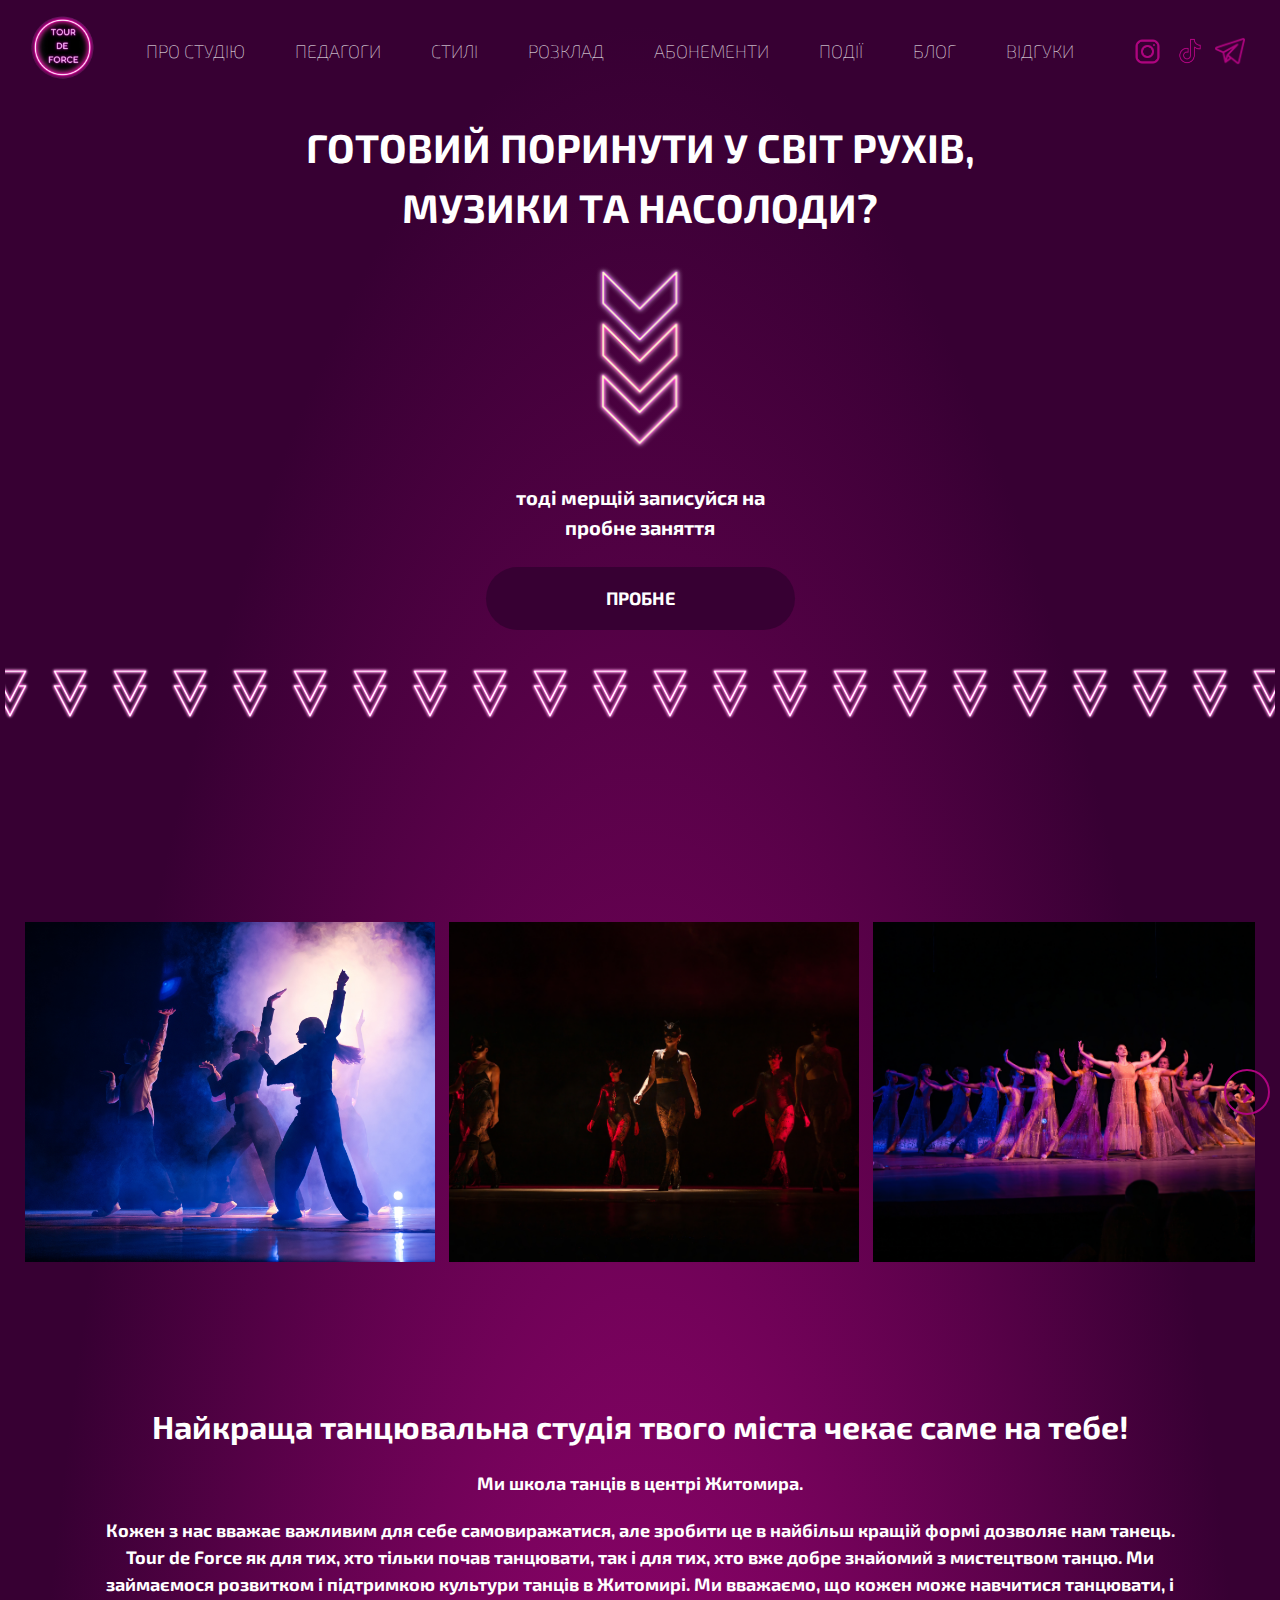
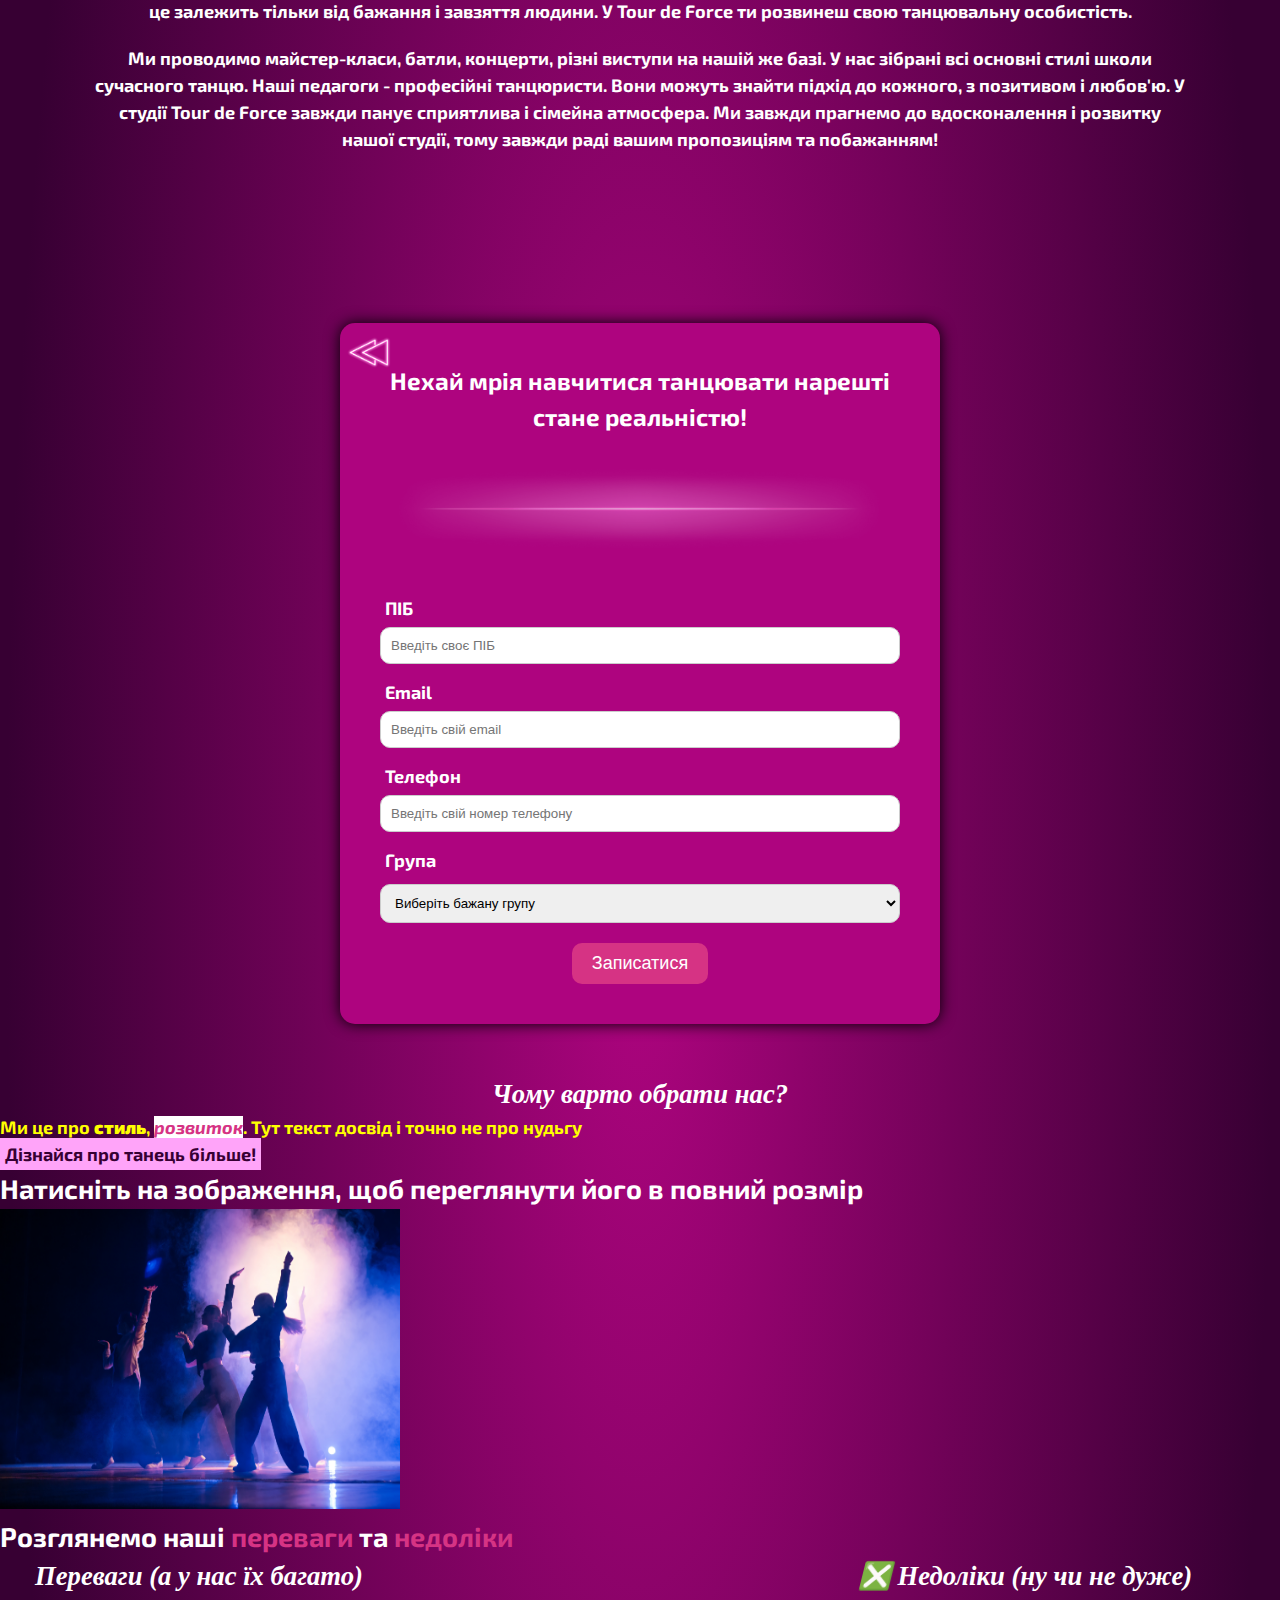
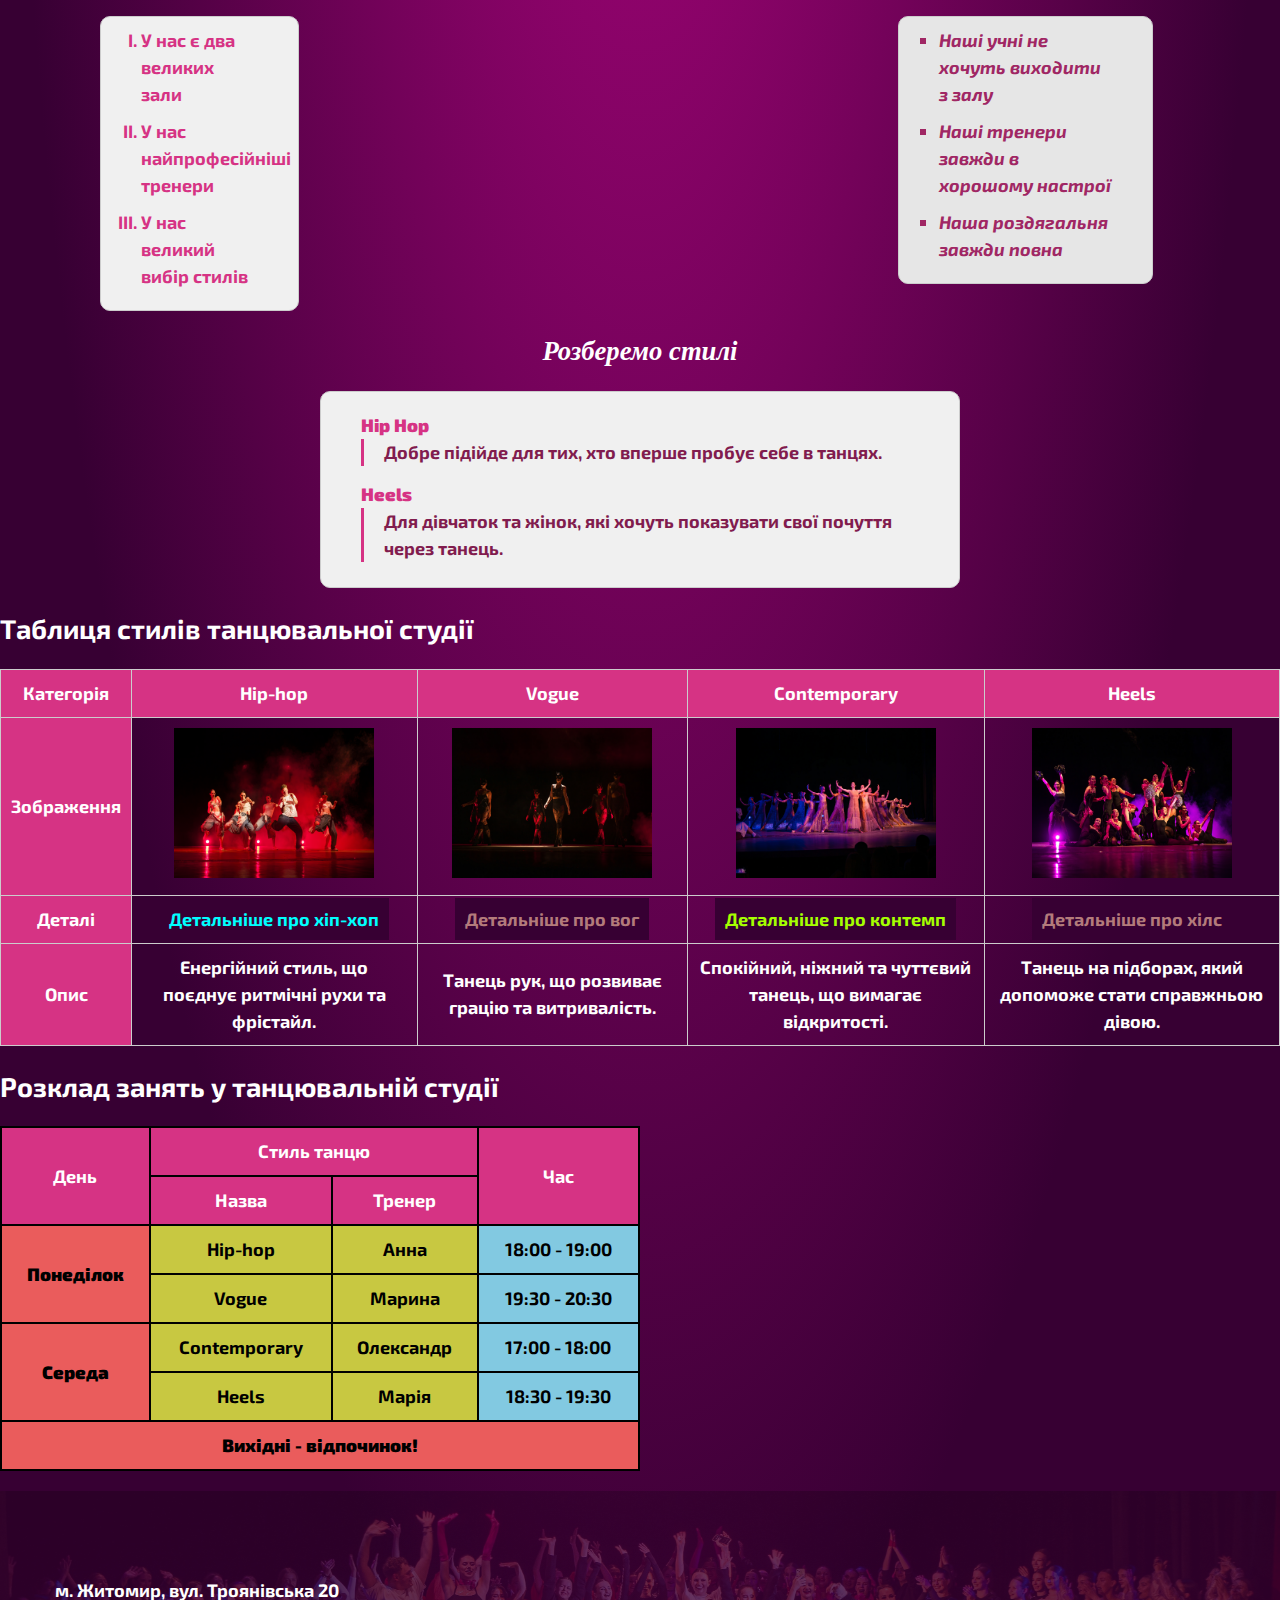
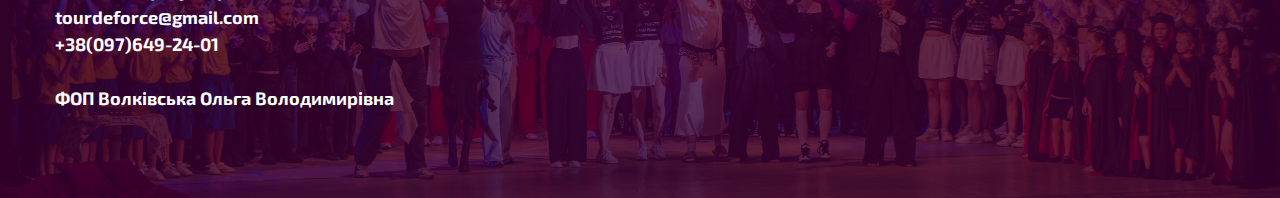
<file: HTML/index.html>
<!DOCTYPE html>
<html lang="en">
<head>
    <meta charset="UTF-8">
    <meta name="viewport" content="width=device-width, initial-scale=1.0">
    <meta name = "author" content = "Ковалюк Валерія Юріївна">
    <title>Tour De Force dance</title>
    <link rel="icon" type="image/x-icon" href="../image/лого.png">

    <link rel="preconnect" href="https://fonts.googleapis.com">
    <link rel="preconnect" href="https://fonts.gstatic.com" crossorigin>
    <link href="https://fonts.googleapis.com/css2?family=Exo+2:ital,wght@0,100..900;1,100..900&display=swap" rel="stylesheet">
    
    <link rel="stylesheet" href="https://cdnjs.cloudflare.com/ajax/libs/font-awesome/6.2.0/css/all.min.css">

    <link rel="stylesheet" href="../CSS/style_base.css">
    <link rel="stylesheet" href="../CSS/index.css">

    <style>
        a.about {
            color: rgb(179, 123, 123);
            text-decoration: none;
        }
        a.about:hover {
            color: red;
        }
    </style>
</head>
<body>

    <header class="header">
        <div class="container">
            
            <nav class="header-nav">
                <a class="logo" href="index.html">
                    <img class="logo" src="../image/лого.png" alt="logo">
                </a>
                
                <ul class="menu">
                    <li class="menu-item">
                        <a class="menu-link" href="about.html">ПРО СТУДІЮ</a>
                    </li>
                    <li class="menu-item">
                        <a class="menu-link" href="teachers.html">ПЕДАГОГИ</a>
                    </li>
                    <li class="menu-item">
                        <a class="menu-link" href="styles.html">СТИЛІ</a>
                    </li>
                    <li class="menu-item">
                        <a class="menu-link" href="schedule.html">РОЗКЛАД</a>
                    </li>
                    <li class="menu-item">
                        <a class="menu-link" href="abonements.html">АБОНЕМЕНТИ</a>
                    </li>
                    <li class="menu-item">
                        <a class="menu-link" href="events.html">ПОДІЇ</a>
                    </li>
                    <li class="menu-item">
                        <a class="menu-link" href="blog.html">БЛОГ</a>
                    </li>
                    <li class="menu-item">
                        <a class="menu-link" href="review.html">ВІДГУКИ</a>
                    </li>
                </ul>
                <div class="header-media">
                    <a class="instagram" href="https://www.instagram.com/tour_de_force_dance/">
                        <!-- <img src="image/color-pink.png" alt="instagram" style="width:45px;height:45px;"> -->
                    </a>
                    <a class="tiktok" href="https://www.tiktok.com/@tourdeforce">
                        <!-- <img src="./image/tiktok.png" alt="tiktok" style="width:40px;height:40px;"> -->
                    </a>
                    <a class="telegram" href="https://t.me/tour_de_force_dance">
                        <!-- <img src="./image/tg.png" alt="telegram" style="width:40px;height:40px;"> -->
                    </a>
                </div>
                <div class="toggle-btn">
                    <i class="fa-solid fa-bars"></i>
                </div>
            </nav>
            <div class="dropdown-menu">
                <li class="menu-item">
                    <a class="menu-link" href="about.html">ПРО СТУДІЮ</a>
                </li>
                <li class="menu-item">
                    <a class="menu-link" href="teachers.html">ПЕДАГОГИ</a>
                </li>
                <li class="menu-item">
                    <a class="menu-link" href="styles.html">СТИЛІ</a>
                </li>
                <li class="menu-item">
                    <a class="menu-link" href="schedule.html">РОЗКЛАД</a>
                </li>
                <li class="menu-item">
                    <a class="menu-link" href="abonements.html">АБОНЕМЕНТИ</a>
                </li>
                <li class="menu-item">
                    <a class="menu-link" href="events.html">ПОДІЇ</a>
                </li>
                <li class="menu-item">
                    <a class="menu-link" href="blog.html">БЛОГ</a>
                </li>
                <li class="menu-item">
                    <a class="menu-link" href="review.html">ВІДГУКИ</a>
                </li>
            </div>
        </div>      
    </header>

    <main>
        <section class="newbies">
            <div class="container">
                <div class="trial-lesson">
                    <h1 class="ready">ГОТОВИЙ ПОРИНУТИ У СВІТ РУХІВ, МУЗИКИ ТА НАСОЛОДИ?</h1>
                    <img class="big-arrow" src="../image/big_arrow.PNG" alt="arrow">
                    <h3 class="regi">тоді мерщій записуйся на пробне заняття </h3>
                    <!-- <a class="button-regi" href="regi-form.html">ПРОБНЕ</a> --> <!--змінено-->
                    <a class="button-regi" href="#form">ПРОБНЕ</a> <!--змінено-->
                </div>
                <div class="small-arrows">
                    <img class="small-arrow" src="../image/small_arrow.PNG" alt="arrow">
                    <img class="small-arrow" src="../image/small_arrow.PNG" alt="arrow">
                    <img class="small-arrow" src="../image/small_arrow.PNG" alt="arrow">
                    <img class="small-arrow" src="../image/small_arrow.PNG" alt="arrow">
                    <img class="small-arrow" src="../image/small_arrow.PNG" alt="arrow">
                    <img class="small-arrow" src="../image/small_arrow.PNG" alt="arrow">
                    <img class="small-arrow" src="../image/small_arrow.PNG" alt="arrow">
                    <img class="small-arrow" src="../image/small_arrow.PNG" alt="arrow">
                    <img class="small-arrow" src="../image/small_arrow.PNG" alt="arrow">
                    <img class="small-arrow" src="../image/small_arrow.PNG" alt="arrow">
                    <img class="small-arrow" src="../image/small_arrow.PNG" alt="arrow">
                    <img class="small-arrow" src="../image/small_arrow.PNG" alt="arrow">
                    <img class="small-arrow" src="../image/small_arrow.PNG" alt="arrow">
                    <img class="small-arrow" src="../image/small_arrow.PNG" alt="arrow">
                    <img class="small-arrow" src="../image/small_arrow.PNG" alt="arrow">
                    <img class="small-arrow" src="../image/small_arrow.PNG" alt="arrow">
                    <img class="small-arrow" src="../image/small_arrow.PNG" alt="arrow">
                    <img class="small-arrow" src="../image/small_arrow.PNG" alt="arrow">
                    <img class="small-arrow" src="../image/small_arrow.PNG" alt="arrow">
                    <img class="small-arrow" src="../image/small_arrow.PNG" alt="arrow">
                    <img class="small-arrow" src="../image/small_arrow.PNG" alt="arrow">
                    <img class="small-arrow" src="../image/small_arrow.PNG" alt="arrow">
                    <img class="small-arrow" src="../image/small_arrow.PNG" alt="arrow">
                    <img class="small-arrow" src="../image/small_arrow.PNG" alt="arrow">
                </div>               
            </div>
        </section>
        <section class="wrapper">
            <i id="left" class="fa-solid fa-angle-left"></i>
            <div class="carousel">
                <img src="../image/кпоп2.jpeg" alt="picture 1">
                <img src="../image/вог1.jpeg" alt="picture 2">
                <img src="../image/контемп4.jpeg" alt="picture 3">
                <img src="../image/хілс1.jpeg" alt="picture 4">
                <img src="../image/творчі2.jpeg" alt="picture 5">
                <img src="../image/комерс2.jpeg" alt="picture 6">
            </div>
            <i id="right" class="fa-solid fa-angle-right"></i>
        </section>
        <section class="invite">
            <div class="container">
                <h3 class="letsgo">Найкраща танцювальна студія твого міста чекає саме на тебе! </h3>
                <div class="describtion">
                    <p>Ми школа танців в центрі Житомира.</p>
                    <p>Кожен з нас вважає важливим для себе самовиражатися, але зробити це в найбільш кращій формі дозволяє нам танець. Tour de Force як для тих, хто тільки почав танцювати, так і для тих, хто вже добре знайомий з мистецтвом танцю. Ми займаємося розвитком і підтримкою культури танців в Житомирі. Ми вважаємо, що кожен може навчитися танцювати, і це залежить тільки від бажання і завзяття людини. У Tour de Force ти розвинеш свою танцювальну особистість. </p>
                    <p>Ми проводимо майстер-класи, батли, концерти, різні виступи на нашій же базі. У нас зібрані всі основні стилі школи сучасного танцю. Наші педагоги - професійні танцюристи. Вони можуть знайти підхід до кожного, з позитивом і любов'ю. У студії Tour de Force завжди панує сприятлива і сімейна атмосфера. Ми завжди прагнемо до вдосконалення і розвитку нашої студії, тому завжди раді вашим пропозиціям та побажанням!</p>
                </div>
             </div>
        </section>
        <div class="container" id="form"> <!--змінено-->
            <form action="" method="post">
                <img id="smlarr" src="../image/small_arrow.PNG" alt="arrow">
                <h2 class="title">Нехай мрія навчитися танцювати нарешті стане реальністю!</h2>
                <img id="undscr" src="../image/underline.PNG" alt="underline">
                <div class="content">
                    <div class="input-box">
                        <label for="name">ПІБ</label>
                        <input type="text" placeholder="Введіть своє ПІБ" name="name" required>
                    </div>
                    <div class="input-box">
                        <label for="email">Email</label>
                        <input type="text" placeholder="Введіть свій email" name="email" required>
                    </div>
                    <div class="input-box">
                        <label for="telephone">Телефон</label>
                        <input type="text" placeholder="Введіть свій номер телефону" name="telephone" required>
                    </div>
                    <div class="input-box">
                        <label for="group">Група</label>
                        <!-- <input type="text" placeholder="Виберіть бажану групу" name="group" required> -->
                        <div class="column">
                            <div class="select-box">
                                <select>
                                    <option hidden>Виберіть бажану групу</option>
                                    <option>High Heels</option>
                                    <option>Dancehall Female</option>
                                    <option>Hip Hop</option>
                                    <option>Jazz Funk</option>
                                    <option>Contemporary</option>
                                    <option>Comercial Choreography</option>
                                    <option>K-Pop</option>
                                    <option>Vogue</option>
                                    <option>Основи сучасного танцю</option>
                                    <option>Творчі</option>
                                    <option>Stretching</option>
                                    <option>Закриті</option>
                                </select>
                            </div>
                        </div>
                    </div>
                    <div class="button-container">
                        <button type="submit">Записатися</button>
                    </div>
                </div>
            </form>
        </div>

        <!-- delete -->
        <h1 class="why">Чому варто обрати нас?</h1>
    
        <p style="color: yellow !important;">Ми це про <b>стиль</b>, <i>розвиток</i>. Тут текст досвід і точно не про нудьгу </p>
    
        <a id="learndance" href="https://uk.wikipedia.org/wiki/Хіп-хоп_(танець)">Дізнайся про танець більше!</a>

        <h2>Натисніть на зображення, щоб переглянути його в повний розмір</h2>
    
        <a href="../image/кпоп2.jpeg" target="_blank">
            <img src="../image/кпоп2.jpeg" width="400" height="300" alt="Зменшене зображення">
        </a>
            <h2>Розглянемо наші <span>переваги</span> та <span>недоліки</span></h2>
        <div class="advantages-disadvantages">
            <div class="advantages">
                <h3 id="advant" class="title">Переваги</h3>
                <ol class="advantages-list">
                    <li>У нас є два великих зали</li>
                    <li>У нас найпрофесійніші тренери</li>
                    <li>У нас великий вибір стилів</li>
                </ol>
            </div>
            
            <div class="disadvantages">
                <h3 id="disadvant" class="title">Недоліки (ну чи не дуже)</h3>
                <ul class="disadvantages-list">
                    <li>Наші учні не хочуть виходити з залу</li>
                    <li>Наші тренери завжди в хорошому настрої</li>
                    <li>Наша роздягальня завжди повна</li>
                </ul>
            </div>
        </div>    
            <h3 class="title">Розберемо стилі</h3>
            <dl class="styles-list">
                <dt><b>Hip Hop</b></dt>
                <dd>Добре підійде для тих, хто вперше пробує себе в танцях.</dd>
                <dt><b>Heels</b></dt>
                <dd>Для дівчаток та жінок, які хочуть показувати свої почуття через танець.</dd>
            </dl>   

        <h2>Таблиця стилів танцювальної студії</h2>

        <table id="firsttable">
            <tr>
                <th>Категорія</th>
                <th>Hip-hop</th>
                <th>Vogue</th>
                <th>Contemporary</th>
                <th>Heels</th>
            </tr>
    
            <tr>
                <th>Зображення</th>
                <td><img src="../image/комерс2.jpeg" width="200" height="150" alt="хіп-хоп"></td>
                <td><img src="../image/вог1.jpeg" width="200" height="150" alt="вог"></td>
                <td><img src="../image/контемп4.jpeg" width="200" height="150" alt="контемп"></td>
                <td><img src="../image/хілс1.jpeg" width="200" height="150" alt="хілс"></td>
            </tr>
    
            <tr>
                <th>Деталі</th>
                <td><a class="about" id="hiphop" href="https://uk.wikipedia.org/wiki/Хіп-хоп_(танець)">Детальніше про хіп-хоп</a></td>
                <td><a class="about" id="vogue" href="https://uk.wikipedia.org/wiki/Vogue_(танець)">Детальніше про вог</a></td>
                <td><a class="about" id="contemp" href="https://one-life.lviv.ua/blog/stili/kontemp-chto-eto-takoe">Детальніше про контемп</a></td>
                <td><a class="about" id="heels" href="https://www.tiptopdance.kiev.ua/dance-styles/high-heels-vogue">Детальніше про хілс</a></td>
            </tr>
    
            <tr>
                <th>Опис</th>
                <td>Енергійний стиль, що поєднує ритмічні рухи та фрістайл.</td>
                <td>Танець рук, що розвиває грацію та витривалість.</td>
                <td>Спокійний, ніжний та чуттєвий танець, що вимагає відкритості.</td>
                <td>Танець на підборах, який допоможе стати справжньою дівою.</td>
            </tr>
        </table>

        <h2>Розклад занять у танцювальній студії</h2>

        <table id="secondtable" cellspacing="10" cellpadding="8">
            
            <colgroup>
                <col span="1" style="background-color:rgb(234, 92, 92)"> 
                <col span="2" style="background-color:rgb(200, 200, 65)"> 
                <col style="background-color:rgb(130, 201, 225)"> 
            </colgroup>
    
            <tr>
                <th rowspan="2">День</th>
                <th colspan="2">Стиль танцю</th>
                <th rowspan="2">Час</th>
            </tr>
            <tr>
                <th>Назва</th>
                <th>Тренер</th>
            </tr>
    
            <tr >
                <td rowspan="2"><b>Понеділок</b></td>
                <td>Hip-hop</td>
                <td>Анна</td>
                <td>18:00 - 19:00</td>
            </tr>
            <tr>
                <td>Vogue</td>
                <td>Марина</td>
                <td>19:30 - 20:30</td>
            </tr>
    
            <tr>
                <td rowspan="2"><b>Середа</b></td>
                <td>Contemporary</td>
                <td>Олександр</td>
                <td>17:00 - 18:00</td>
            </tr>
            <tr>
                <td>Heels</td>
                <td>Марія</td>
                <td>18:30 - 19:30</td>
            </tr>
    
            <tr>
                <td colspan="4"><b>Вихідні - відпочинок!</b></td>
            </tr>
    
        </table>
        <!-- delete -->
    </main>

    <footer>
        <section class="footer">
            <div class="container">
                <p class="info">м. Житомир, вул. Троянівська 20 <br> tourdeforce@gmail.com <br> +38(097)649-24-01 <br><br> ФОП Волківська Ольга Володимирівна</p>
            </div>
            <div class="map"><iframe src="https://www.google.com/maps/embed?pb=!1m18!1m12!1m3!1d2551.028340713801!2d28.639013076391418!3d50.25405497155536!2m3!1f0!2f0!3f0!3m2!1i1024!2i768!4f13.1!3m3!1m2!1s0x472c656935930851%3A0x15bd9f535495fdb!2z0KLQsNC90YbRliDQltC40YLQvtC80LjRgCwg0KLQsNC90YbRjtCy0LDQu9GM0L3QsCDQvNCw0LnRgdGC0LXRgNC90Y8gIlRvdXIgZGUgRm9yY2UiINCyINCW0LjRgtC-0LzQuNGA0ZY!5e0!3m2!1suk!2sua!4v1726518008517!5m2!1suk!2sua" width="400" height="300" style="border:0;" allowfullscreen="" loading="lazy" referrerpolicy="no-referrer-when-downgrade"></iframe></div>
        </section>
    </footer>
    
</body>
</html>
</file>
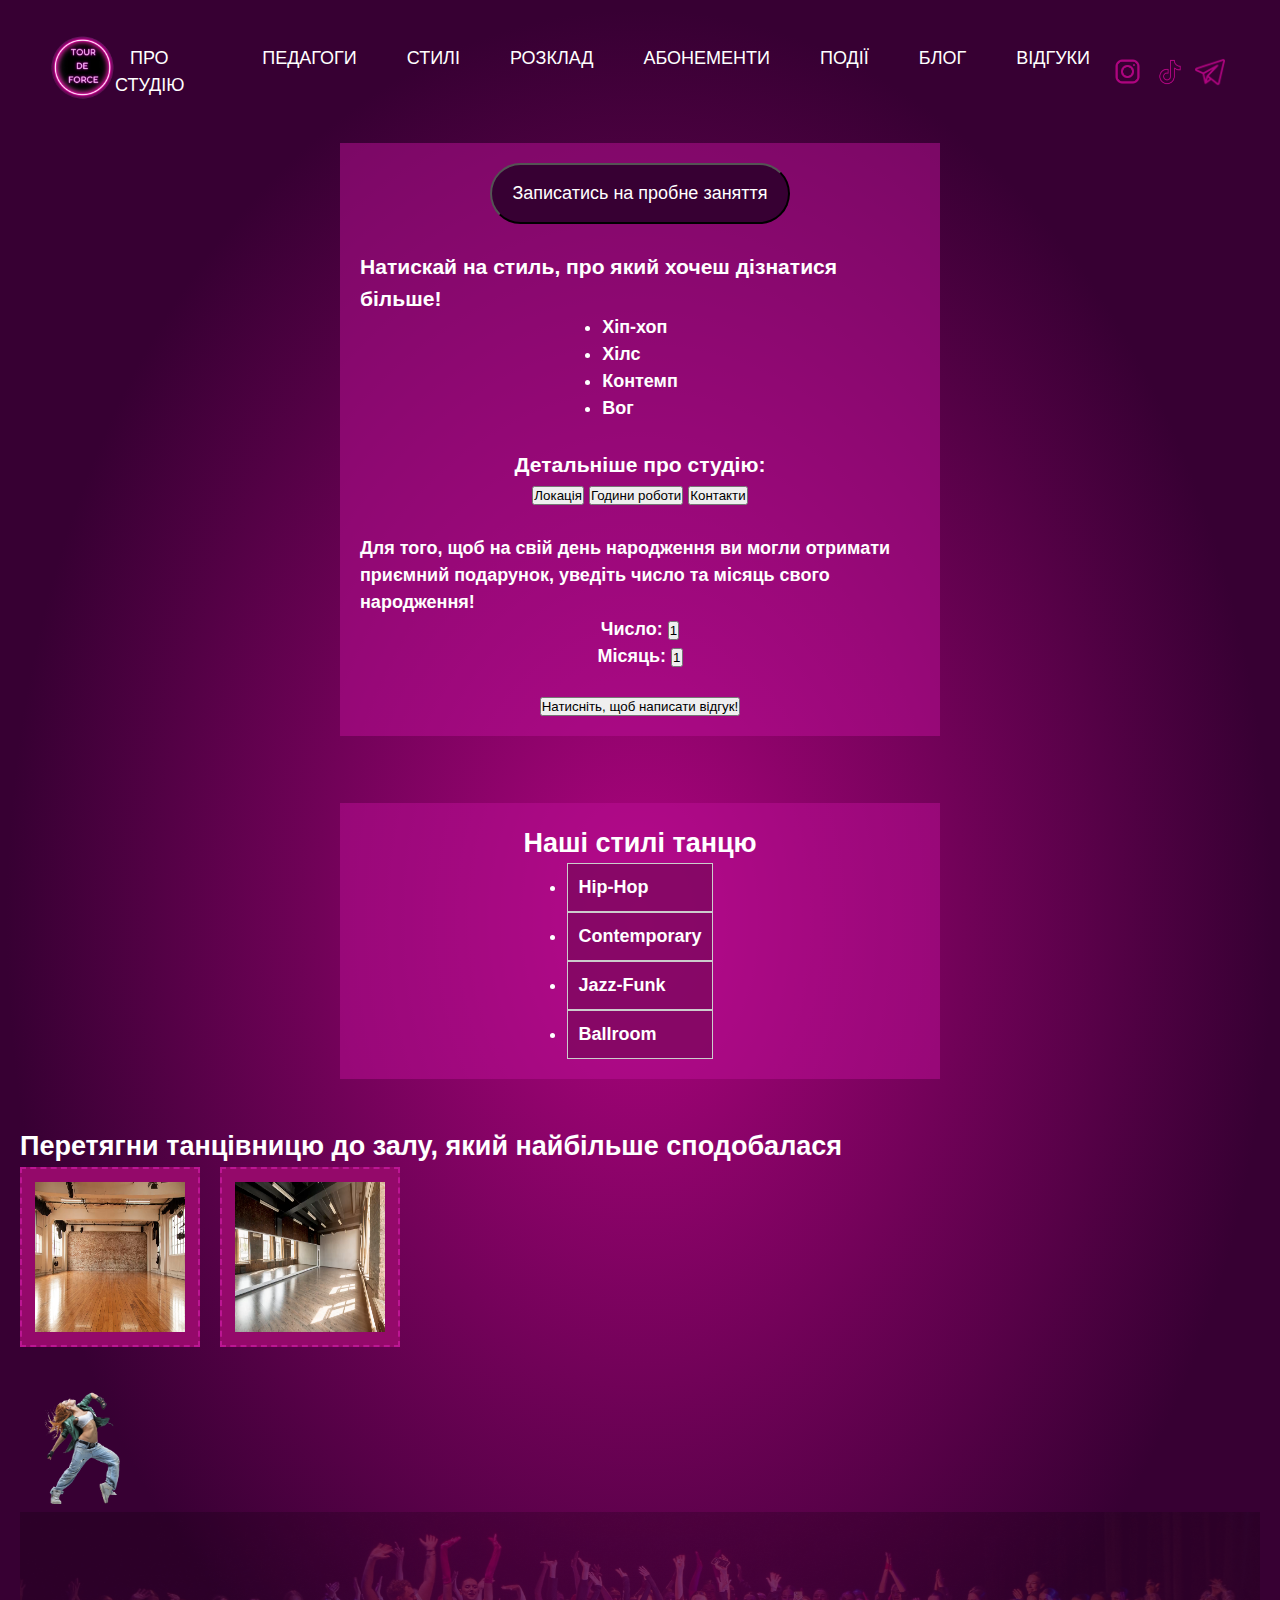
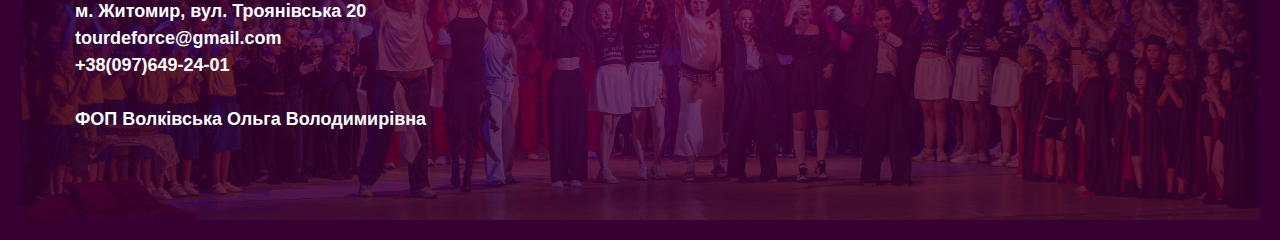
<file: HTML/about.html>
<!DOCTYPE html>
<html lang="en">
<head>
    <meta charset="UTF-8">
    <meta name="viewport" content="width=device-width, initial-scale=1.0">
    <title>Про студію</title>
    <link rel="icon" type="image/x-icon" href="image/лого.png">

    <link rel="preconnect" href="https://fonts.googleapis.com">
    <link rel="preconnect" href="https://fonts.gstatic.com" crossorigin>
    <link href="https://fonts.googleapis.com/css2?family=Exo+2:ital,wght@0,100..900;1,100..900&display=swap" rel="stylesheet">

    <link rel="stylesheet" href="../CSS/style_base.css">
    <link rel="stylesheet" href="../CSS/about.css">
</head>
<body>

    <header class="header">
        <div class="container">
            
            <nav class="header-nav">
                <a class="logo" href="index.html">
                    <img class="logo" src="../image/лого.png" alt="logo">
                </a>
                
                <ul class="menu" style="list-style-type:none;">
                    <li class="menu-item">
                        <a class="menu-link" href="about.html">ПРО СТУДІЮ</a>
                    </li>
                    <li class="menu-item">
                        <a class="menu-link" href="teachers.html">ПЕДАГОГИ</a>
                    </li>
                    <li class="menu-item">
                        <a class="menu-link" href="styles.html">СТИЛІ</a>
                    </li>
                    <li class="menu-item">
                        <a class="menu-link" href="schedule.html">РОЗКЛАД</a>
                    </li>
                    <li class="menu-item">
                        <a class="menu-link" href="abonements.html">АБОНЕМЕНТИ</a>
                    </li>
                    <li class="menu-item">
                        <a class="menu-link" href="events.html">ПОДІЇ</a>
                    </li>
                    <li class="menu-item">
                        <a class="menu-link" href="blog.html">БЛОГ</a>
                    </li>
                    <li class="menu-item">
                        <a class="menu-link" href="review.html">ВІДГУКИ</a>
                    </li>
                </ul>
                <div class="header-media">
                    <a class="instagram" href="https://www.instagram.com/tour_de_force_dance/">
                        <!-- <img src="image/color-pink.png" alt="instagram" style="width:45px;height:45px;"> -->                     
                    </a>
                    <a class="tiktok" href="https://www.tiktok.com/@tourdeforce">
                        <!-- <img src="./image/tiktok.png" alt="tiktok" style="width:40px;height:40px;"> -->
                    </a>
                    <a class="telegram" href="https://t.me/tour_de_force_dance">
                        <!-- <img src="./image/tg.png" alt="telegram" style="width:40px;height:40px;"> -->
                    </a>
                </div>
            </nav>
        </div>      
    </header>

    <main>
        <!-- <div id="content">
            <h1 id="title">Ласкаво просимо до танцювальної студії!</h1>
            <p class="text">Ми пропонуємо заняття з різних стилів танцю.</p>
            <p class="text">Наші тренери – професіонали у своїй справі.</p>
        </div>
        <div id="box">
            <p id="para">Приєднуйся <strong>танцювати</strong> і ти!</p>
        </div> -->

        <div class="lab7">
            <button id="danceBtn" onclick="handleClickAttr()">Записатись на пробне заняття</button>

            <br>

            <h3>Натискай на стиль, про який хочеш дізнатися більше!</h3>
            <ul id="styleList">
                <li>Хіп-хоп</li>
                <li>Хілс</li>
                <li>Контемп</li>
                <li>Вог</li>
            </ul>

            <br>

            <h3>Детальніше про студію:</h3>
            <div id="danceMenu">
                <button data-action="location">Локація</button>
                <button data-action="schedule">Години роботи</button>
                <button data-action="contacts">Контакти</button>
            </div>

            <br>

            <p>Для того, щоб на свій день народження ви могли отримати приємний подарунок, уведіть число та місяць свого народження!</p>
            <p>Число: <input type="button" value="1" data-counter></p>
            <p>Місяць: <input type="button" value="1" data-counter></p>

            <br>

            <button data-toggle-id="subscribe-form">Натисніть, щоб написати відгук!</button>
            <form id="subscribe-form" hidden>
                <label>Ваш відгук: <input type="text"></label>
            </form>
        </div>

        <br>

        <div class="lab8">
            <h2>Наші стилі танцю</h2>
            <ul id="danceStyles">
                <li class="style-item">Hip-Hop</li>
                <li class="style-item">Contemporary</li>
                <li class="style-item">Jazz-Funk</li>
                <li class="style-item">Ballroom</li>
            </ul>
        </div>
        
        <br>

        <h2>Перетягни танцівницю до залу, який найбільше сподобалася</h2>

        <div class="dance-halls">
            <div id="hall1" class="droppable"><img src="../image/hall1.jpeg" alt="Зала 1" width="150px" height="150px"></div>
            <div id="hall2" class="droppable"><img src="../image/hall2.jpeg" alt="Зала 2" width="150px" height="150px"></div>
        </div>

        <img src="../image/dancer.png" id="dancer" alt="Танцівник">

    </main>

    <footer>
        <section class="footer">
            <div class="container">
                <p class="info">м. Житомир, вул. Троянівська 20 <br> tourdeforce@gmail.com <br> +38(097)649-24-01 <br><br> ФОП Волківська Ольга Володимирівна</p>
            </div>
            <div class="map"><iframe src="https://www.google.com/maps/embed?pb=!1m18!1m12!1m3!1d2551.028340713801!2d28.639013076391418!3d50.25405497155536!2m3!1f0!2f0!3f0!3m2!1i1024!2i768!4f13.1!3m3!1m2!1s0x472c656935930851%3A0x15bd9f535495fdb!2z0KLQsNC90YbRliDQltC40YLQvtC80LjRgCwg0KLQsNC90YbRjtCy0LDQu9GM0L3QsCDQvNCw0LnRgdGC0LXRgNC90Y8gIlRvdXIgZGUgRm9yY2UiINCyINCW0LjRgtC-0LzQuNGA0ZY!5e0!3m2!1suk!2sua!4v1726518008517!5m2!1suk!2sua" width="400" height="300" style="border:0;" allowfullscreen="" loading="lazy" referrerpolicy="no-referrer-when-downgrade"></iframe></div>
        </section>
    </footer>

    <script src="../JS/script.js"></script>
    <script src="../JS/script2.js"></script>
    <script src="../JS/script3.js"></script>


</body>
</html>
</file>
<file: CSS/style_base.css>
* { 
    margin: 0;
    padding: 0;
    box-sizing: border-box;
}

body {
    font-family: 'Exo 2', sans-serif;
    font-weight: 700;
    font-size: 18px;
    color: white;
    background-color: black;
    line-height: 1.5;
    background-image: radial-gradient(rgb(174, 4, 127), rgb(55, 0, 51) 70%);
}

.container {
    max-width: 1500px;
    width: 100%;
    padding: 0 5px;
    margin: 0 auto;
}

.header {
    padding: 15px 0;
}

.header-nav {
    display: flex;
    justify-content: space-between;
    align-items: center;
    margin: 0 25px;
}

.logo {
    width: 65px;
}

.menu {
    display: flex;
    gap: 20px;
}

.menu-item {
    list-style-type: none;
}

.menu-link {
    color: white;
    font-weight: 100;
    text-decoration: none;
    position: relative;
    transition: background-color 0.3s, border 0.3s;
    padding: 10px 15px;
}
.menu-link:hover {
    background-color: rgba(174, 4, 127, 0.5);
    border-radius: 4px;
}
.menu-link:active {
    border: 2px solid black;
    background-color: transparent;
}
.toggle-btn {
    color: white;
    font-size: 1.5rem;
    cursor: pointer;
    display: none;
}

.header-media {
    display: flex;
    justify-content: space-between;
    align-items: center;
}
.header-media a {
    cursor: pointer;
}

.instagram {
    padding: 0 5px;
    width:45px;
    display:inline-block;
    -webkit-mask:url(../image/instagram.png) center/contain no-repeat;
            mask:url(../image/instagram.png) center/contain no-repeat;
    
    background:url(../image/color-pink.png) center/contain no-repeat;
    /* background-blend-mode:darken; */
}
.instagram:before {
    content:"";
    display:block;
    padding-top:100%;
}

.tiktok {
    padding: 0 5px;
    width:40px;
    display:inline-block;
    -webkit-mask:url(../image/tiktok.png) center/contain no-repeat;
            mask:url(../image/tiktok.png) center/contain no-repeat;
    
    background:url(../image/color-pink.png) center/contain no-repeat;
    /* background-blend-mode:darken; */
}
.tiktok:before {
    content:"";
    display:block;
    padding-top:100%;
}

.telegram {
    padding: 0 5px;
    width:40px;
    display:inline-block;
    -webkit-mask:url(../image/tg.png) center/contain no-repeat;
            mask:url(../image/tg.png) center/contain no-repeat;
    
    background:url(../image/color-pink.png) center/contain no-repeat;
    /* background-blend-mode:darken; */
}
.telegram:before {
    content:"";
    display:block;
    padding-top:100%;
}





.footer {
    padding: 20px 0; 
    display: flex;
    justify-content: space-between;
    align-items: center;
    position: relative;
    overflow: hidden;
    min-height: 200px;
}
.footer::before {
    content: "";
    position: absolute;
    top: 0;
    left: 0;
    width: 100%;
    height: 100%;
    background: url('../image/разом\ футер.jpeg') no-repeat center center;
    background-size: cover;
    opacity: 0.2;
    z-index: 1; /* Фон позаду тексту */
}

.info {
    z-index: 2; /* Текст поверх фону */
    position: relative;
    padding-left: 50px;
}

.map {
    z-index: 2;
    position: relative;
    padding-right: 50px;
    margin-top: 10px;
}

iframe {
    border-radius: 5px; 
    border: 0; 
    width: 350px;
    height: 250px;
}



.dropdown-menu {
    display: none;
    position: absolute;
    right: 2rem;
    top: 70px;
    height: 0;
    width: 200px;
    background: rgba(133, 9, 98, 0.4);
    backdrop-filter: blur(15px);
    border-radius: 25px;
    overflow-y: scroll;
    transition: height 0.2s cubic-bezier(0.175, 0.885, 0.32, 1.275);
}
.dropdown-menu::-webkit-scrollbar {
    display: none;
  }
.dropdown-menu.open {
    height: 250px;
}
.dropdown-menu li {
    padding: 0.5rem;
    display: flex;
    align-items: center;
    justify-content: center;
}
.dropdown-menu .menu-link {
    font-weight: 400;
}
.dropdown-menu .menu-link:hover {
    background-color: rgb(55, 0, 51, 0.7);
    border-radius: 4px;
}
.dropdown-menu .menu-link:active {
    border: 2px solid black;
    background-color: transparent;
}



/*АДАПТАЦІЯ*/

/*tablet*/
@media (max-width: 992px) {
    body {
        background-image: radial-gradient(rgb(174, 4, 127), rgb(55, 0, 51) 75%);
    }
    .header-nav .menu {
        display: none;
    }
    .toggle-btn {
        display: block;
        padding-left: 55px;
    }
    .dropdown-menu {
        display: block;
        z-index: 1;
    }
    .logo {
        width: 60px;
    }
    .info {
        font-size: 14px;
    }
    iframe {
        height: 150px;
        width: 100%;
    }
}

/*mobile*/
@media (max-width: 576px) {
    body {
        background-image: radial-gradient(rgb(174, 4, 127), rgb(55, 0, 51) 80%);
    }
    .dropdown-menu {
        left: 2rem;
        width: unset;
    }
    .header-media {
        display: none;
    }
    .logo {
        width: 55px;
    }
    .footer {
        flex-direction: column;
        justify-content: center;
        align-items: center;
    }
    .info {
        font-size: 12px;
        padding-left: auto;
    }
    iframe {
        width: 80%;
        height: 100px;
    }
}

/*desktop*/
/* @media (max-width: 1024px) {
    .header-nav {
        flex-direction: column;
        margin: 0 20px;
    }

    .menu {
        flex-direction: column;
        align-items: center;
    }

    .menu-link {
        font-size: 1.2em;
    }

    .trial-lesson {
        margin: 0 auto;
    }

    .invite {
        padding: 80px 0;
        margin: 0 auto;
    }

    .footer {
        flex-direction: column;
    }

    .map {
        margin-top: 20px;
    }
} */

/*tablet*/
/* @media (max-width: 768px) {
    .big-arrow {
        width: 180px;
    }

    .button-regi {
        padding: 15px 60px;
    }

    .ready {
        font-size: 32px;
    }

    .footer {
        padding: 20px;
    }

    .info {
        text-align: center;
        padding-left: 0;
    }

    .header-media {
        display: none;
    }

    .wrapper i:first-child {
        display: block;
    }
} */

/*mobile*/
/* @media (max-width: 480px) {
    .menu {
        gap: 10px;
    }

    .ready {
        font-size: 24px;
    }

    .big-arrow {
        width: 120px;
    }

    .small-arrow {
        width: 40px;
        height: 30px;
    }

    .button-regi {
        padding: 12px 40px;
        font-size: 0.9em;
    }

    iframe {
        width: 100%;
        height: 200px;
    }
} */
</file>
<file: CSS/index.css>
.newbies {
    height: calc(100vh - 100px);
}

.trial-lesson {
    display: flex;
    flex-direction: column;
    max-width: 800px;
    height: 100%;
    justify-content: center;
    align-items: center;
    text-align: center;
    margin: 0 auto;
}

.ready {
    font-size: 40px;
    font-weight: 700;
    padding: 15px 0;
}

.big-arrow {
    width: 220px;
    transform: rotate(90deg);
    padding: 45px 0;
}

.regi {
    font-size: 20px;
    max-width: 280px;
    padding: 25px 0;
}

.button-regi {
    background-color: #370033;
    padding: 18px 120px;
    color: white;
    border-radius: 50px;
    text-decoration: none;
    display: flex;
    justify-content: center;
    align-items: center;
}
.button-regi:hover {
    background-color: rgba(174, 4, 127, 0.5);
}
.small-arrows {
    width: auto;
    padding: 25px 0;
    display: flex;
    justify-content: center;
    align-items: center;
    margin-top: 15px;
    overflow: hidden;
}

.small-arrow {
    width: 60px;
    height: 44px;
    transform: rotate(270deg);
}

.wrapper {
    margin: 20px 25px;
    position: relative;
}
.wrapper i {
    color: rgb(174, 4, 127);
    top: 50%;
    height: 46px;
    width: 46px;
    cursor: pointer;
    position: absolute;
    font-size: 1.5rem;
    text-align: center;
    line-height: 46px;
    background: none;
    border-radius: 50%;
    transform: translateY(-50%);
    border: 2px solid rgb(174, 4, 127);
}
.wrapper i:first-child {
    left: -15px;
    display: none;
}
.wrapper i:last-child {
    right: -15px;
}
.wrapper i:hover {
    color: white; 
    background: rgb(174, 4, 127); 
}
.carousel {
    font-size: 0px;
    cursor: pointer;
    overflow: hidden;
    white-space: nowrap;
    scroll-behavior: smooth;
}
.carousel.dragging {
    cursor: grab;
    scroll-behavior: auto;
}
.carousel.dragging img {
    pointer-events: none;
}
.carousel img {
    margin-left: 14px;
    height: 340px;
    object-fit: cover;
    width: calc(100% / 3);
}
.carousel img:first-child {
    margin-left: 0px;
}

.invite {
    padding: 120px 0;
    display: flex;
    flex-direction: column;
    justify-content: center;
    align-items: center;
    text-align: center;
    max-width: 1100px;
    margin: 0 auto;
}
.letsgo {
    font-size: 32px;
    padding-bottom: 20px;
}
.describtion p:not(:last-child){
    padding-bottom: 20px;
}

#form {
    position: relative;
    display: flex;
    justify-content: center;
    align-items: center;
    margin-top: 20px;
    max-width: 600px;
    margin: 50px auto;
    padding: 40px;
    background: rgb(174, 4, 127);
    border-radius: 15px;
    box-shadow: 0 0 15px rgba(0, 0, 0, 1);
    text-align: center;
}
.title {
    font-size: 24px;
    color: #ffffff;
    margin-bottom: 10px;
}

#smlarr {
    position: absolute;
    top: 2px;
    left: 5px;
    width: 50px;
    margin: 10px auto;
}
#undscr {
    width: 100%;
}

.input-box {
    margin: 15px 0;
    text-align: left;
}

.input-box label {
    display: block;
    margin: 5px;
    font-weight: bold;
    color: #ffffff;
}

.input-box input, 
.select-box select {
    width: 100%;
    padding: 10px;
    border: 1px solid #ccc;
    border-radius: 10px;
    outline: none;
    transition: 0.3s;
}

.input-box input:focus, 
.select-box select:focus {
    border-color: #d63384;
    box-shadow: 0 0 5px rgba(214, 51, 132, 0.5);
}

.select-box {
    margin-top: 10px;
}

.button-container {
    margin-top: 20px;
}

.button-container button {
    padding: 10px 20px;
    background-color: #d63384;
    color: white;
    border: none;
    border-radius: 10px;
    cursor: pointer;
    transition: 0.3s;
    font-size: 18px;
}

.button-container button:hover {
    background-color: #a02764;
    box-shadow: 0 0 10px rgba(214, 51, 132, 0.7);
}

/* delete */
h1.why {
    font: italic bold 20pt / 1.5 serif;
    text-align: center;
}
#learndance:visited, #learndance:link {
    text-decoration: none;
    color: #370033;
    background-color: #ffa4f9;
    padding: 5px;
}
#learndance:hover {
    text-decoration: underline;
    color: #ffa4f9;
    background-color: #370033;
    padding: 5px;
}
#learndance:active {
    text-decoration: none;
    border: 5px solid #370033;
    color: #ffa4f9;
    background-color: #370033;
    padding: 5px;
}
a.about {
    text-decoration: none;
    color: #ffa4f9;
    background-color: #370033;
    padding: 10px;
}
#hiphop {
    color: aqua;
}
#contemp {
    color: #a6ff00;
}
#firsttable{
    width: 100%; 
    border-collapse: collapse;
    margin: 20px 0; 
}

table th, table td {
    border: 1px solid #ccc; 
    padding: 10px; 
    text-align: center; 
}

table th {
    background-color: #d63384; 
    color: white;
}
#secondtable {
    width: 50%; 
    border-collapse: collapse;
    color: black;
    margin: 20px 0; 
}
#secondtable th, #secondtable td {
    border: 2px solid black; 
    padding: 10px; 
    text-align: center; 
}
h3.title {
    font: italic bold 20pt / 1.5 serif;
    text-align: center;
}
h2 span {
    color: #d63384;
}
.advantages-disadvantages {
    overflow: hidden;
}
.advantages {
    float: left;
}
.disadvantages {
    float: right;
}
#advant::after {
    content: " (а у нас їх багато)";
}
#disadvant::before {
    content: "❎ ";
}
.advantages-list {
    width: 50%;
    justify-self: center;
    list-style-type: upper-roman;
    margin: 20px;
    padding: 10px 40px;
    background: #f0f0f0;
    border: 1px solid #ccc;
    border-radius: 10px;
}

ol > li {
    margin-bottom: 10px;
    font-weight: bold;
    color: #d63384;
}

.disadvantages-list {
    width: 50%;
    justify-self: center;
    list-style: square;
    margin: 20px;
    padding: 10px 40px;
    background: #e6e6e6;
    border: 1px solid #ccc;
    border-radius: 10px;
}

.disadvantages-list li {
    margin-bottom: 10px;
    color: #a02764;
    font-style: italic;
}
.styles-list {
    width: 50%;
    justify-self: center;
    margin: 20px;
    padding: 10px 40px;
    background: #f0f0f0;
    border: 1px solid #ccc;
    border-radius: 10px;
}
.styles-list dt {
    font-weight: bold;
    color: #d63384;
    margin-top: 10px;
}

.styles-list dd {
    margin-bottom: 15px;
    padding-left: 20px;
    color: #811c4e;
    border-left: 3px solid #d63384;
}
h3 + ol {
    margin-top: 10px;
}
b + i {
    color: #d63384;
}
p > i {
    background-color: #ffffff;
}

/* delete */

/*tablet*/
@media (max-width: 992px) {
    .newbies {
        height: auto;
    }
    .trial-lesson {
        width: 550px;
    }
    .ready {
        font-size: 32px;
    }
    .regi {
        font-size: 16px;
        max-width: 250px;
    }
    .big-arrow {
        width: 200px;
    }
    .button-regi {
        width: 210px;
        height: 62px;
    }
    .carousel img {
        height: 320px;
    }
    .invite {
        width: 570px;
        padding: 100px 0;
    }
    .letsgo {
        font-size: 24px;
    }
    .describtion {
        font-size: 14px;
    }
}

/*mobile*/
@media (max-width: 576px) {
    .newbies {
        height: auto;
    }
    .trial-lesson {
        width: 350px;
    }
    .ready {
        font-size: 22px;
    }
    .regi {
        font-size: 14px;
        max-width: 200px;
    }
    .big-arrow {
        width: 140px;
    }
    .button-regi {
        width: 180px;
        height: 52px;
    }
    .carousel img {
        height: 200px;
    }
    .invite {
        width: 350px;
        padding: 80px 0;
    }
    .letsgo {
        font-size: 18px;
    }
    .describtion {
        font-size: 12px;
    }
}
</file>
<file: CSS/about.css>
#content, #box {
    margin: 20px auto;
    padding: 20px;
    max-width: 800px;
    background-color: rgba(187, 16, 150, 0.504);
}
#title, #para, .text {
    background-color: rgba(124, 7, 93, 0.779);
}

.lab7, .lab8 {
    margin: 20px auto;
    padding: 20px;
    max-width: 600px;
    background-color: rgba(187, 16, 150, 0.504);
    display: flex;
    flex-direction: column;
    align-items: center;
}
#danceBtn {
    font-size: 18px;
    background-color: #370033;
    padding: 18px 20px;
    color: white;
    border-radius: 50px;
    text-decoration: none;
}
#danceBtn:hover {
    background-color: rgba(165, 90, 144, 0.5);
}

.highlight {
    background-color: rgb(73, 18, 58);
}

.style-item {
    padding: 10px;
    margin: 0px;
    background-color: rgba(124, 7, 93, 0.779);
    border: 1px solid #ccc;
    transition: 0.3s;
    cursor: pointer;
}
.highlights {
    background-color: #00a90b;
    color: #000;
    font-weight: bold;
}

body {
    font-family: sans-serif;
    padding: 20px;
}
.dance-halls {
    display: flex;
    gap: 20px;
    margin-bottom: 40px;
}
.droppable {
    width: 180px;
    height: 180px;
    border: 2px dashed #bc1693;
    display: flex;
    align-items: center;
    justify-content: center;
    font-weight: bold;
    background-color: #94096a;
    transition: background 0.3s;
} 
#dancer {
    width: 100px;
    cursor: grab;
    position: relative;
}
</file>
